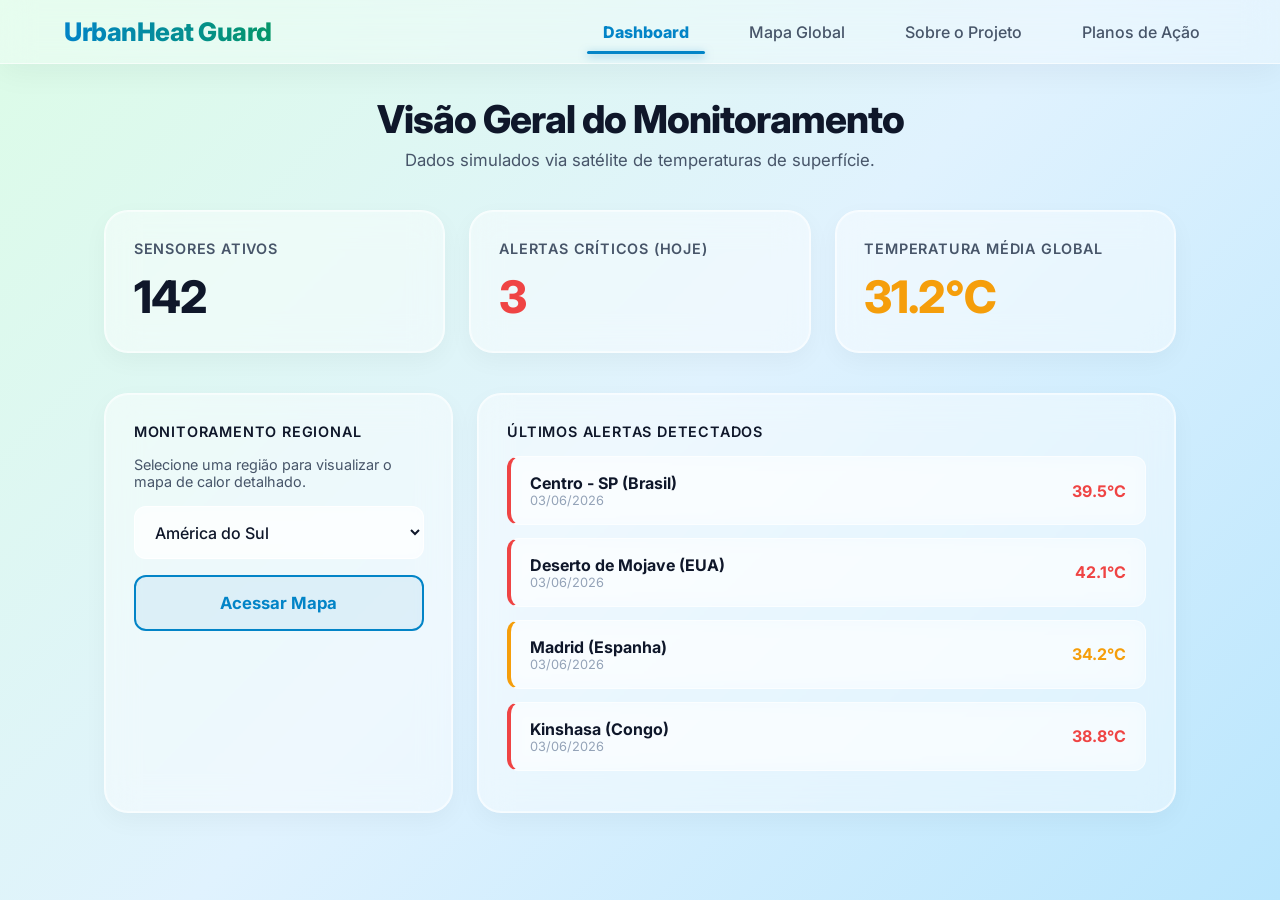
<file: web/index.html>
<!DOCTYPE html>
<html lang="pt-BR">
<head>
    <meta charset="UTF-8">
    <meta name="viewport" content="width=device-width, initial-scale=1.0">
    <title>UrbanHeat Guard | Dashboard</title>
    <link rel="stylesheet" href="style/global.css">
   <link rel="stylesheet" href="style/index.css">
</head>
<body>

<header>
    <h1>UrbanHeat Guard</h1>
    <nav>
        <a href="index.html" class="active">Dashboard</a>
        <a href="mapa.html">Mapa Global</a>
        <a href="sobre.html">Sobre o Projeto</a>
        <a href="acoes.html">Planos de Ação</a>
    </nav>
</header>

    <div class="container">
        <div class="dashboard-header">
            <h2>Visão Geral do Monitoramento</h2>
            <p>Dados simulados via satélite de temperaturas de superfície.</p>
        </div>

        <div class="grid-cards">
            <div class="card">
                <h3>Sensores Ativos</h3>
                <div class="valor">142</div>
            </div>
            <div class="card">
                <h3>Alertas Críticos (Hoje)</h3>
                <div class="valor critico" id="dado-criticos">0</div>
            </div>
            <div class="card">
                <h3>Temperatura Média Global</h3>
                <div class="valor atencao">31.2°C</div>
            </div>
        </div>

        <div class="grid-conteudo">
            <div class="card">
                <h3 style="color: var(--text-main); margin-bottom: 1rem;">Monitoramento Regional</h3>
                <p style="color: var(--text-muted); margin-bottom: 1rem; font-size: 0.9rem;">
                    Selecione uma região para visualizar o mapa de calor detalhado.
                </p>
                <div class="form-group">
                    <select name="regiao" id="regiao">
                        <option value="AS" selected>América do Sul</option>
                        <option value="AN">América do Norte</option>
                        <option value="EU">Europa</option>
                        <option value="AF">África</option>
                        <option value="AA">Ásia</option>
                        <option value="OC">Oceania</option>
                    </select>
                    <button id="botaoDePais">Acessar Mapa</button>
                </div>
            </div>

            <div class="card">
                <h3 style="color: var(--text-main); margin-bottom: 1rem;">Últimos Alertas Detectados</h3>
                <div id="lista-alertas">
                    </div>
            </div>
        </div>
    </div>

    <script src="script.js"></script>
</body>
</html>
</file>
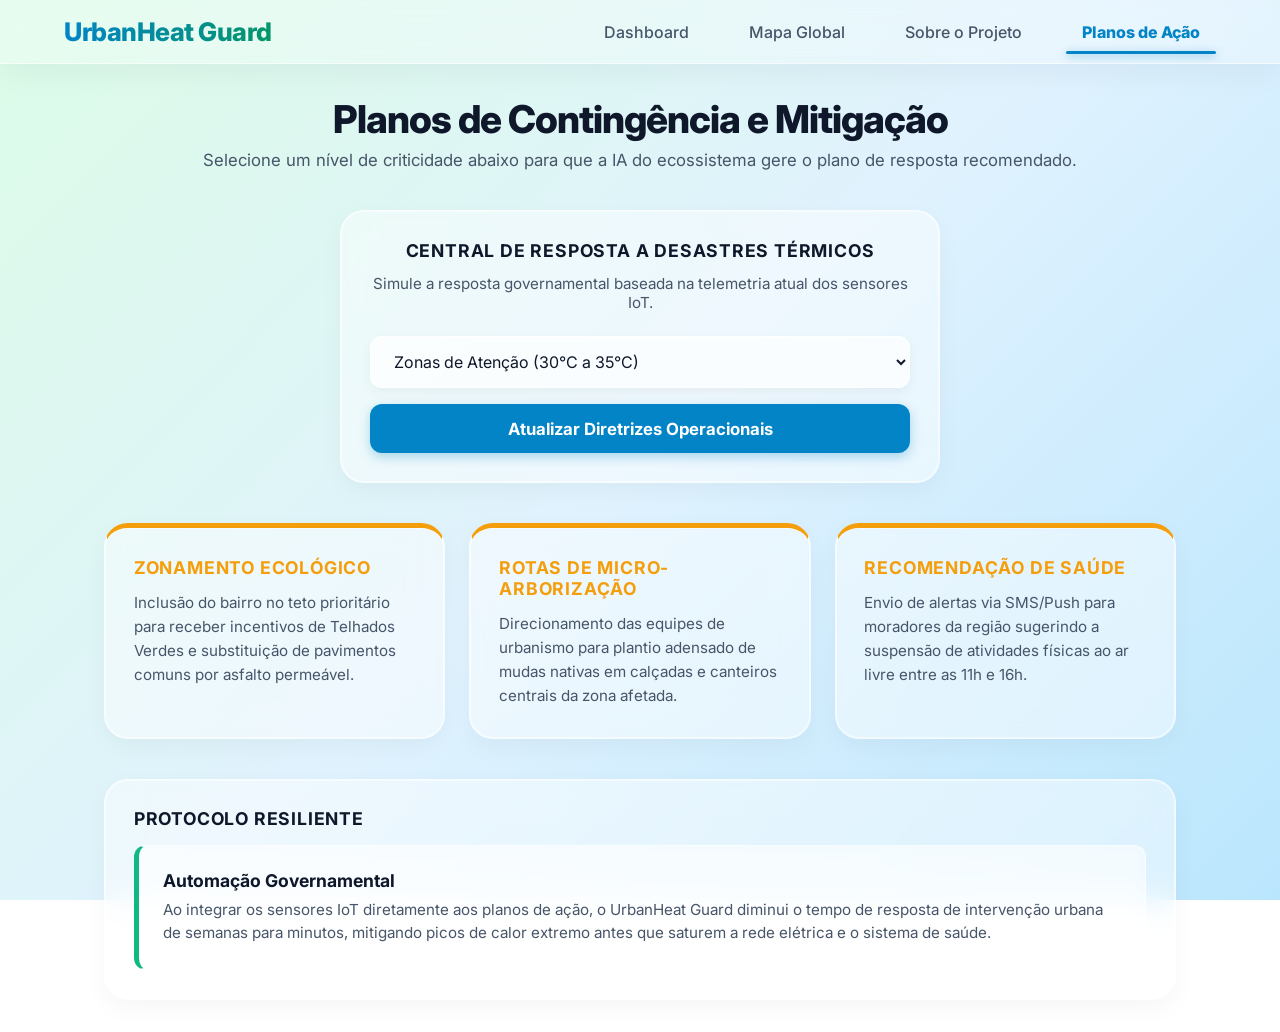
<file: web/acoes.html>
<!DOCTYPE html>
<html lang="pt-BR">
<head>
    <meta charset="UTF-8">
    <meta name="viewport" content="width=device-width, initial-scale=1.0">
    <title>UrbanHeat Guard | Planos de Ação</title>
    <link rel="stylesheet" href="style/global.css">
    <link rel="stylesheet" href="style/acoes.css">
</head>
<body>

    <header>
        <h1>UrbanHeat Guard</h1>
        <nav>
            <a href="index.html">Dashboard</a>
            <a href="mapa.html">Mapa Global</a>
            <a href="sobre.html">Sobre o Projeto</a>
            <a href="acoes.html" class="active">Planos de Ação</a>
        </nav>
    </header>

    <div class="container">
        <div class="dashboard-header">
            <h2>Planos de Contingência e Mitigação</h2>
            <p>Selecione um nível de criticidade abaixo para que a IA do ecossistema gere o plano de resposta recomendado.</p>
        </div>

        <div class="grid-conteudo-unico">
            <div class="card card-central">
                <h3>Central de Resposta a Desastres Térmicos</h3>
                <p class="instrucao">
                    Simule a resposta governamental baseada na telemetria atual dos sensores IoT.
                </p>
                <div class="form-group">
                    <select name="nivel-alerta" id="nivel-alerta">
                        <option value="critico">Zonas Críticas (Acima de 35°C)</option>
                        <option value="atencao" selected>Zonas de Atenção (30°C a 35°C)</option>
                        <option value="estavel">Zonas Estáveis (Abaixo de 30°C)</option>
                    </select>
                    <button id="btn-gerar-plano">Atualizar Diretrizes Operacionais</button>
                </div>
            </div>
        </div>

        <div class="grid-cards" id="container-planos">
            </div>

        <div class="card" style="margin-top: 2.5rem;">
            <h3 style="color: var(--text-main); margin-bottom: 1rem;">Protocolo Resiliente</h3>
            <div class="alerta-item-static">
                <div class="pilar-info">
                    <h4>Automação Governamental</h4>
                    <p>Ao integrar os sensores IoT diretamente aos planos de ação, o UrbanHeat Guard diminui o tempo de resposta de intervenção urbana de semanas para minutos, mitigando picos de calor extremo antes que saturem a rede elétrica e o sistema de saúde.</p>
                </div>
            </div>
        </div>
    </div>

    <script>
        const btn = document.getElementById('btn-gerar-plano');
        const select = document.getElementById('nivel-alerta');
        const container = document.getElementById('container-planos');

        // Banco de dados dos planos de ação baseado no nível selecionado
        const bancoPlanos = {
            critico: [
                {
                    titulo: "Refúgios Climáticos",
                    borda: "#ef4444",
                    texto: "Abertura imediata de prédios públicos climatizados e distribuição de água em pontos estratégicos para populações vulneráveis nas áreas mapeadas."
                },
                {
                    titulo: "Operação Água Urbana",
                    borda: "#ef4444",
                    texto: "Acionamento de caminhões-pipa para umedecimento de grandes vias asfálticas de alto tráfego, forçando a queda imediata da temperatura de superfície por evaporação."
                },
                {
                    titulo: "Alerta de Rede Elétrica",
                    borda: "#ef4444",
                    texto: "Disparo de notificação automática para as concessionárias de energia prevendo picos de sobrecarga devido ao uso em massa de ar-condicionado na região."
                }
            ],
            atencao: [
                {
                    titulo: "Zonamento Ecológico",
                    borda: "var(--warning-color)",
                    texto: "Inclusão do bairro no teto prioritário para receber incentivos de Telhados Verdes e substituição de pavimentos comuns por asfalto permeável."
                },
                {
                    titulo: "Rotas de Micro-Arborização",
                    borda: "var(--warning-color)",
                    texto: "Direcionamento das equipes de urbanismo para plantio adensado de mudas nativas em calçadas e canteiros centrais da zona afetada."
                },
                {
                    titulo: "Recomendação de Saúde",
                    borda: "var(--warning-color)",
                    texto: "Envio de alertas via SMS/Push para moradores da região sugerindo a suspensão de atividades físicas ao ar livre entre as 11h e 16h."
                }
            ],
            estavel: [
                {
                    titulo: "Manutenção Preventiva",
                    borda: "#10b981",
                    texto: "Monitoramento contínuo dos sensores de umidade do solo para garantir que a vegetação local continue saudável e cumprindo seu papel térmico."
                },
                {
                    titulo: "Preservação Ativa",
                    borda: "#10b981",
                    texto: "Manutenção do plano diretor atual, validando os índices de permeabilidade e evitando o adensamento construtivo predatório na região."
                },
                {
                    titulo: "Relatório de Linha de Base",
                    borda: "#10b981",
                    texto: "Armazenamento dos dados estáveis como histórico comparativo para auditorias climáticas futuras e estudos de impacto ambiental."
                }
            ]
        };

        function renderizarPlanos() {
            const nivel = select.value;
            const planos = bancoPlanos[nivel];
            
            // Limpa o container
            container.innerHTML = '';
            
            // Renderiza os 3 cards corretos com efeitos de fade sutil
            planos.forEach(plano => {
                const cardHTML = `
                    <div class="card" style="border-top: 5px solid ${plano.borda}; opacity: 0; transform: translateY(10px); transition: all 0.4s ease;">
                        <h3 style="color: ${plano.borda === 'var(--warning-color)' ? 'var(--warning-color)' : plano.borda}; font-weight: 700;">${plano.titulo}</h3>
                        <p class="text-acoes">${plano.texto}</p>
                    </div>
                `;
                container.insertAdjacentHTML('beforeend', cardHTML);
            });

            // Ativa a animação de entrada visual
            setTimeout(() => {
                const cards = container.querySelectorAll('.card');
                cards.forEach(card => {
                    card.style.opacity = '1';
                    card.style.transform = 'translateY(0)';
                });
            }, 50);
        }

        // Executa ao clicar e também ao carregar a página pela primeira vez
        btn.addEventListener('click', renderizarPlanos);
        window.addEventListener('DOMContentLoaded', renderizarPlanos);
    </script>
</body>
</html>
</file>
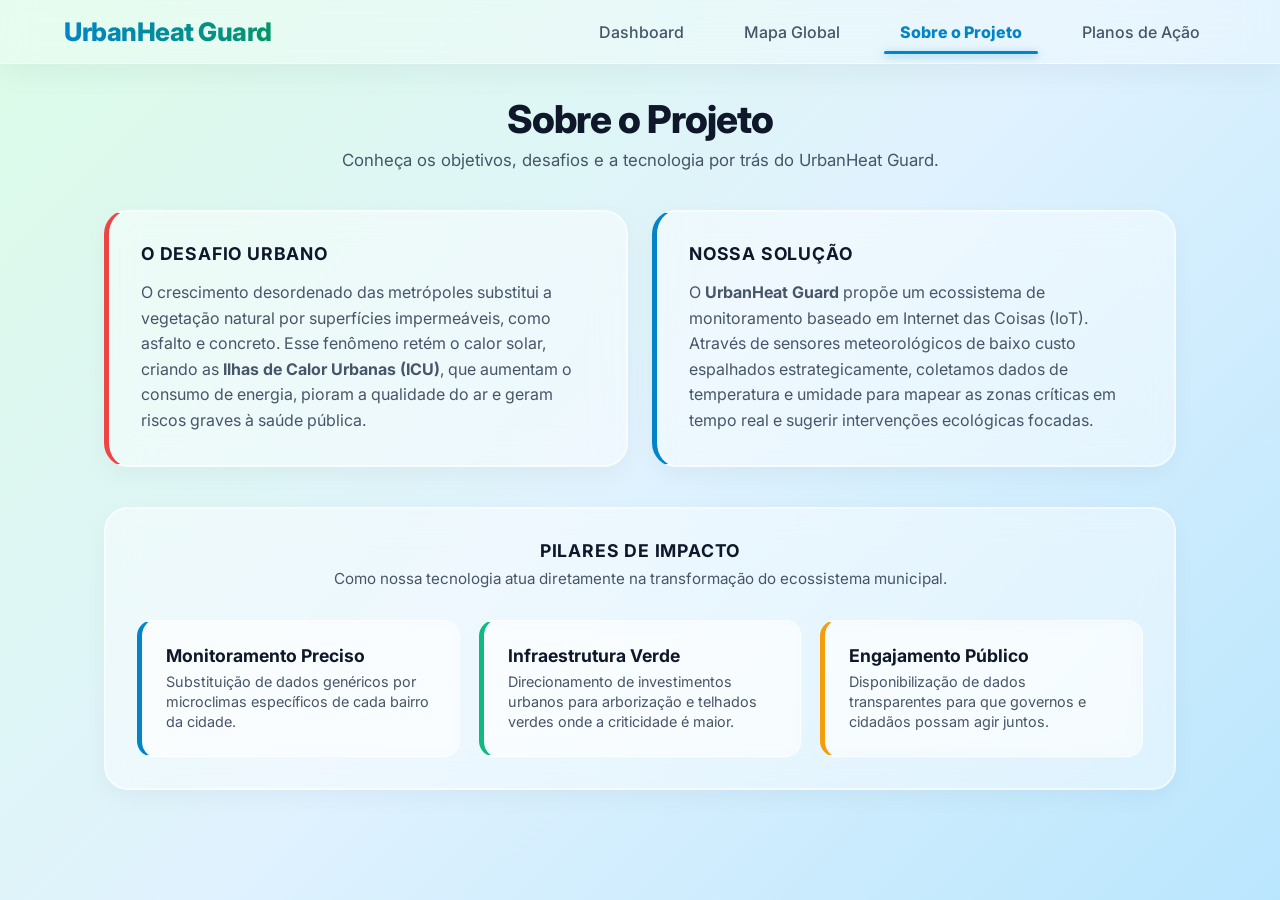
<file: web/sobre.html>
<!DOCTYPE html>
<html lang="pt-BR">
<head>
    <meta charset="UTF-8">
    <meta name="viewport" content="width=device-width, initial-scale=1.0">
    <title>UrbanHeat Guard | Sobre o Projeto</title>
    <link rel="stylesheet" href="style/global.css">
    <link rel="stylesheet" href="style/sobre.css">
</head>
<body>

    <header>
    <h1>UrbanHeat Guard</h1>
    <nav>
        <a href="index.html">Dashboard</a>
        <a href="mapa.html">Mapa Global</a>
        <a href="sobre.html" class="active">Sobre o Projeto</a>
        <a href="acoes.html">Planos de Ação</a>
    </nav>
</header>

    <div class="container">
        <div class="dashboard-header">
            <h2>Sobre o Projeto</h2>
            <p>Conheça os objetivos, desafios e a tecnologia por trás do UrbanHeat Guard.</p>
        </div>

        <div class="grid-conteudo-sobre">
            <div class="card card-desafio">
                <h3>O Desafio Urbano</h3>
                <p class="text-sobre">
                    O crescimento desordenado das metrópoles substitui a vegetação natural por superfícies impermeáveis, como asfalto e concreto. Esse fenômeno retém o calor solar, criando as <strong>Ilhas de Calor Urbanas (ICU)</strong>, que aumentam o consumo de energia, pioram a qualidade do ar e geram riscos graves à saúde pública.
                </p>
            </div>

            <div class="card card-solucao">
                <h3>Nossa Solução</h3>
                <p class="text-sobre">
                    O <strong>UrbanHeat Guard</strong> propõe um ecossistema de monitoramento baseado em Internet das Coisas (IoT). Através de sensores meteorológicos de baixo custo espalhados estrategicamente, coletamos dados de temperatura e umidade para mapear as zonas críticas em tempo real e sugerir intervenções ecológicas focadas.
                </p>
            </div>
        </div>

        <div class="card section-pilares">
            <h3 style="color: var(--text-main); margin-bottom: 0.5rem; text-align: center;">Pilares de Impacto</h3>
            <p style="color: var(--text-muted); margin-bottom: 2rem; font-size: 0.95rem; text-align: center;">
                Como nossa tecnologia atua diretamente na transformação do ecossistema municipal.
            </p>

            <div class="grid-pilares">
                <div class="alerta-item pilar-item-blue">
                    <div class="pilar-info">
                        <h4>Monitoramento Preciso</h4>
                        <p>Substituição de dados genéricos por microclimas específicos de cada bairro da cidade.</p>
                    </div>
                </div>

                <div class="alerta-item pilar-item-green">
                    <div class="pilar-info">
                        <h4>Infraestrutura Verde</h4>
                        <p>Direcionamento de investimentos urbanos para arborização e telhados verdes onde a criticidade é maior.</p>
                    </div>
                </div>

                <div class="col-full-mobile">
                    <div class="alerta-item pilar-item-warning">
                        <div class="pilar-info">
                            <h4>Engajamento Público</h4>
                            <p>Disponibilização de dados transparentes para que governos e cidadãos possam agir juntos.</p>
                        </div>
                    </div>
                </div>
            </div>
        </div>
    </div>

</body>
</html>
</file>
<file: web/style/global.css>
@import url('https://fonts.googleapis.com/css2?family=Inter:wght@400;500;600;800&display=swap');

/* Paleta Neo-Glassmorphism & Meio Ambiente */
:root {
    /* Gradiente mais suave e moderno (verde água para azul bebê) */
    --bg-gradient: linear-gradient(135deg, #dcfce7 0%, #e0f2fe 50%, #bae6fd 100%);
    
    /* Variáveis do Vidro (Frosted Glass) */
    --glass-bg: rgba(255, 255, 255, 0.45);
    --glass-border: rgba(255, 255, 255, 0.6);
    --glass-shadow: 0 8px 32px 0 rgba(15, 23, 42, 0.05);
    
    /* Cores de Texto e Alertas */
    --text-main: #0f172a;
    --text-muted: #475569;
    --primary-color: #0284c7;
    --danger-color: #ef4444;
    --warning-color: #f59e0b;
}

* {
    margin: 0;
    padding: 0;
    box-sizing: border-box;
    font-family: 'Inter', sans-serif;
}

body {
    background: var(--bg-gradient);
    background-attachment: fixed;
    color: var(--text-main);
    min-height: 100vh;
}

/* Cabeçalho de Vidro Moderno */
header {
    background: rgba(255, 255, 255, 0.3);
    backdrop-filter: blur(16px);
    -webkit-backdrop-filter: blur(16px);
    padding: 1rem 5%;
    display: flex;
    justify-content: space-between;
    align-items: center;
    border-bottom: 1px solid var(--glass-border);
    box-shadow: var(--glass-shadow);
}

header h1 {
    font-size: 1.6rem;
    font-weight: 800;
    letter-spacing: -0.5px;
    background: linear-gradient(90deg, #0284c7, #059669);
    -webkit-background-clip: text; 
    background-clip: text;        
    -webkit-text-fill-color: transparent;
}

nav a {
    color: var(--text-muted);
    text-decoration: none;
    margin-left: 1.5rem;
    font-weight: 500;
    padding: 0.5rem 1rem;
    border-radius: 20px;
    transition: all 0.3s ease;
}

nav a:hover {
    background: rgba(255, 255, 255, 0.5);
    color: var(--primary-color);
}

nav a.active {
    color: var(--primary-color, #0284c7);
    font-weight: 800;
    position: relative;
}

nav a.active::after {
    content: '';
    position: absolute;
    bottom: -4px;
    left: 0;
    width: 100%;
    height: 3px;
    background: var(--primary-color, #0284c7);
    border-radius: 4px;
    box-shadow: 0 2px 8px rgba(2, 132, 199, 0.5);
}
</file>
<file: web/style/index.css>
/* Layout Principal do Dashboard */
.container {
    padding: 2rem 5%;
    max-width: 1200px;
    margin: 0 auto;
}

.dashboard-header {
    margin-bottom: 2.5rem;
    text-align: center;
}

.dashboard-header h2 {
    font-size: 2.4rem;
    font-weight: 800;
    letter-spacing: -1px;
    color: var(--text-main);
    margin-bottom: 0.5rem;
}

.dashboard-header p {
    color: var(--text-muted);
    font-size: 1.05rem;
}

/* Cards com Neo-Glassmorphism */
.card {
    background: var(--glass-bg);
    backdrop-filter: blur(16px);
    -webkit-backdrop-filter: blur(16px);
    padding: 1.8rem;
    border-radius: 24px; /* Cantos mais suaves */
    box-shadow: var(--glass-shadow);
    /* Borda sutil + Inner Glow branco simulando reflexo no vidro */
    border: 1px solid var(--glass-border);
    box-shadow: inset 0 0 0 1px rgba(255, 255, 255, 0.5), 0 8px 24px rgba(0,0,0,0.04);
    transition: transform 0.3s ease, box-shadow 0.3s ease;
}

.card:hover {
    transform: translateY(-4px);
    box-shadow: inset 0 0 0 1px rgba(255, 255, 255, 0.8), 0 12px 32px rgba(0,0,0,0.08);
}

.grid-cards {
    display: grid;
    grid-template-columns: repeat(auto-fit, minmax(250px, 1fr));
    gap: 1.5rem;
    margin-bottom: 2.5rem;
}

.card h3 {
    font-size: 0.9rem;
    text-transform: uppercase;
    letter-spacing: 0.8px;
    color: var(--text-muted);
    margin-bottom: 0.8rem;
    font-weight: 600;
}

.card .valor {
    font-size: 2.8rem;
    font-weight: 800;
    letter-spacing: -1px;
}

.valor.critico { color: var(--danger-color); }
.valor.atencao { color: var(--warning-color); }

.grid-conteudo {
    display: grid;
    grid-template-columns: 1fr 2fr;
    gap: 1.5rem;
}

@media (max-width: 768px) {
    .grid-conteudo {
        grid-template-columns: 1fr;
    }
}

.form-group {
    display: flex;
    flex-direction: column;
    gap: 1rem;
    margin-top: 1rem;
}

/* Select mais limpo */
select {
    padding: 0.9rem 1rem;
    background-color: rgba(255, 255, 255, 0.6);
    backdrop-filter: blur(8px);
    color: var(--text-main);
    border: 1px solid rgba(255, 255, 255, 0.9);
    border-radius: 12px;
    font-size: 1rem;
    font-weight: 500;
    outline: none;
    transition: all 0.3s ease;
}

select:focus {
    background-color: rgba(255, 255, 255, 0.9);
    border-color: var(--primary-color);
    box-shadow: 0 0 0 3px rgba(2, 132, 199, 0.15);
}

/* ================================================== */
/* BOTÃO SOLICITADO (Fundo transparente, borda forte) */
/* ================================================== */
button {
    padding: 1rem;
    background: rgba(2, 132, 199, 0.1); /* Fundo semi-transparente do tom do azul */
    color: var(--primary-color); /* Texto azul */
    border: 2px solid var(--primary-color); /* Borda azul visível */
    border-radius: 12px;
    font-weight: 700;
    font-size: 1.05rem;
    cursor: pointer;
    backdrop-filter: blur(4px);
    transition: all 0.3s cubic-bezier(0.4, 0, 0.2, 1);
}

button:hover {
    background: rgba(2, 132, 199, 0.15);
    transform: translateY(-2px);
    box-shadow: 0 4px 12px rgba(2, 132, 199, 0.2);
}

button:active {
    transform: translateY(0);
}

/* Lista de Alertas Recentes */
#lista-alertas {
    margin-top: 1rem;
}

.alerta-item {
    background-color: rgba(255, 255, 255, 0.4);
    backdrop-filter: blur(8px);
    padding: 1rem 1.2rem;
    border-radius: 12px;
    margin-bottom: 0.8rem;
    display: flex;
    justify-content: space-between;
    align-items: center;
    border-left: 4px solid; 
    border-top: 1px solid rgba(255,255,255,0.6);
    border-right: 1px solid rgba(255,255,255,0.6);
    border-bottom: 1px solid rgba(255,255,255,0.6);
    transition: all 0.3s;
}

.alerta-item:hover {
    background-color: rgba(255, 255, 255, 0.7);
    transform: translateX(4px); /* Animação super sutil pro lado ao passar o mouse */
}
</file>
<file: web/style/acoes.css>
/* ==========================================================================
   Layout Dinâmico - Planos de Resposta Computada
   ========================================================================== */

.container {
    padding: 2rem 5%;
    max-width: 1200px;
    margin: 0 auto;
}

.dashboard-header {
    margin-bottom: 2.5rem;
    text-align: center;
}

.dashboard-header h2 {
    font-size: 2.4rem;
    font-weight: 800;
    letter-spacing: -1px;
    color: var(--text-main);
    margin-bottom: 0.5rem;
}

.dashboard-header p {
    color: var(--text-muted);
    font-size: 1.05rem;
}

/* Base de Vidro dos Cards */
.card {
    background: var(--glass-bg);
    backdrop-filter: blur(16px);
    -webkit-backdrop-filter: blur(16px);
    padding: 1.8rem;
    border-radius: 24px;
    border: 1px solid var(--glass-border);
    box-shadow: inset 0 0 0 1px rgba(255, 255, 255, 0.5), 0 8px 24px rgba(0,0,0,0.04);
}

/* Hover ativo apenas nos cards principais pós renderização */
.grid-cards .card {
    transition: transform 0.3s ease, box-shadow 0.3s ease, opacity 0.4s ease !important;
}

.grid-cards .card:hover {
    transform: translateY(-4px) !important;
    box-shadow: inset 0 0 0 1px rgba(255, 255, 255, 0.8), 0 12px 32px rgba(0,0,0,0.08) !important;
}

.grid-conteudo-unico {
    display: flex;
    justify-content: center;
    margin-bottom: 2.5rem;
}

.card-central {
    max-width: 600px;
    width: 100%;
    text-align: center;
}

.instrucao {
    color: var(--text-muted);
    margin-bottom: 1.5rem;
    font-size: 0.95rem;
}

.form-group {
    display: flex;
    flex-direction: column;
    gap: 1rem;
    margin-top: 1rem;
}

.grid-cards {
    display: grid;
    grid-template-columns: repeat(auto-fit, minmax(280px, 1fr));
    gap: 1.5rem;
    min-height: 200px; /* Evita que o layout pule ao trocar de opção */
}

.card h3 {
    font-size: 1.1rem;
    text-transform: uppercase;
    letter-spacing: 0.8px;
    color: var(--text-main);
    margin-bottom: 0.8rem;
    font-weight: 700;
}

.text-acoes {
    color: var(--text-muted);
    font-size: 0.95rem;
    line-height: 1.6;
    margin: 0;
}

.alerta-item-static {
    background-color: rgba(255, 255, 255, 0.4);
    backdrop-filter: blur(8px);
    padding: 1.5rem;
    border-radius: 12px;
    border-left: 5px solid #10b981; 
    border-top: 1px solid rgba(255,255,255,0.6);
    border-right: 1px solid rgba(255,255,255,0.6);
    border-bottom: 1px solid rgba(255,255,255,0.6);
}

.pilar-info h4 {
    font-size: 1.1rem;
    font-weight: 700;
    color: var(--text-main);
    margin-bottom: 0.5rem;
}

.pilar-info p {
    color: var(--text-muted);
    font-size: 0.95rem;
    line-height: 1.5;
    margin: 0;
}

/* ==========================================================================
   Estilização do Formulário (Select e Botão)
   ========================================================================== */

#nivel-alerta {
    width: 100%;
    padding: 0.9rem 1.2rem;
    font-size: 1rem;
    font-family: inherit;
    color: var(--text-main, #0f172a);
    background: rgba(255, 255, 255, 0.7);
    border: 1px solid rgba(255, 255, 255, 0.9);
    border-radius: 12px;
    outline: none;
    cursor: pointer;
    box-shadow: inset 0 2px 4px rgba(255,255,255,0.4), 0 4px 12px rgba(0,0,0,0.05);
    transition: all 0.3s ease;
}

/* Efeito ao clicar na caixa de seleção */
#nivel-alerta:focus {
    background: rgba(255, 255, 255, 0.95);
    border-color: var(--primary-color, #0284c7);
    box-shadow: 0 0 0 3px rgba(2, 132, 199, 0.2);
}

#btn-gerar-plano {
    width: 100%;
    padding: 0.9rem 1.2rem;
    font-size: 1.05rem;
    font-weight: 700;
    font-family: inherit;
    color: #ffffff;
    background: var(--primary-color, #0284c7);
    border: none;
    border-radius: 12px;
    cursor: pointer;
    box-shadow: 0 4px 12px rgba(2, 132, 199, 0.3);
    transition: all 0.3s ease;
}

/* Efeito de levitação e brilho ao passar o mouse */
#btn-gerar-plano:hover {
    transform: translateY(-2px);
    box-shadow: 0 6px 16px rgba(2, 132, 199, 0.4);
    filter: brightness(1.1);
}

/* Efeito de "aperto" ao clicar */
#btn-gerar-plano:active {
    transform: translateY(0);
    box-shadow: 0 2px 8px rgba(2, 132, 199, 0.3);
}
</file>
<file: web/style/sobre.css>
/* ==========================================================================
   Layout Adaptado do Dashboard - Neo-Glassmorphism
   ========================================================================== */

.container {
    padding: 2rem 5%;
    max-width: 1200px;
    margin: 0 auto;
}

.dashboard-header {
    margin-bottom: 2.5rem;
    text-align: center;
}

.dashboard-header h2 {
    font-size: 2.4rem;
    font-weight: 800;
    letter-spacing: -1px;
    color: var(--text-main);
    margin-bottom: 0.5rem;
}

.dashboard-header p {
    color: var(--text-muted);
    font-size: 1.05rem;
}

/* Reutilização dos Cards de Vidro */
.card {
    background: var(--glass-bg);
    backdrop-filter: blur(16px);
    -webkit-backdrop-filter: blur(16px);
    padding: 2rem;
    border-radius: 24px;
    border: 1px solid var(--glass-border);
    box-shadow: inset 0 0 0 1px rgba(255, 255, 255, 0.5), 0 8px 24px rgba(0,0,0,0.04);
    transition: transform 0.3s ease, box-shadow 0.3s ease;
}

.card:hover {
    transform: translateY(-4px);
    box-shadow: inset 0 0 0 1px rgba(255, 255, 255, 0.8), 0 12px 32px rgba(0,0,0,0.08);
}

.card h3 {
    font-size: 1.1rem;
    text-transform: uppercase;
    letter-spacing: 0.8px;
    color: var(--text-main);
    margin-bottom: 1rem;
    font-weight: 700;
}

/* Grid Customizado para a seção do Desafio e Solução */
.grid-conteudo-sobre {
    display: grid;
    grid-template-columns: 1fr 1fr;
    gap: 1.5rem;
    margin-bottom: 2.5rem;
}

.text-sobre {
    color: var(--text-muted);
    line-height: 1.6;
    font-size: 1rem;
}

/* Customização das bordas dos Cards principais */
.card-desafio {
    border-left: 5px solid var(--danger-color);
}

.card-solucao {
    border-left: 5px solid var(--primary-color);
}

/* Container de Pilares Inferior */
.section-pilares {
    margin-bottom: 2.5rem;
}

.grid-pilares {
    display: grid;
    grid-template-columns: repeat(auto-fit, minmax(300px, 1fr));
    gap: 1.2rem;
}

/* Reutilização do layout .alerta-item do Dashboard */
.alerta-item {
    background-color: rgba(255, 255, 255, 0.4);
    backdrop-filter: blur(8px);
    padding: 1.5rem;
    border-radius: 16px;
    display: flex;
    flex-direction: column;
    align-items: flex-start;
    border-top: 1px solid rgba(255,255,255,0.6);
    border-right: 1px solid rgba(255,255,255,0.6);
    border-bottom: 1px solid rgba(255,255,255,0.6);
    transition: all 0.3s;
}

.alerta-item:hover {
    background-color: rgba(255, 255, 255, 0.7);
    transform: translateX(4px);
}

/* Cores das bordas laterais baseadas nos alertas */
.pilar-item-blue { border-left: 5px solid var(--primary-color); }
.pilar-item-green { border-left: 5px solid #10b981; }
.pilar-item-warning { border-left: 5px solid var(--warning-color); }

.pilar-info h4 {
    font-size: 1.1rem;
    font-weight: 700;
    color: var(--text-main);
    margin-bottom: 0.4rem;
}

.pilar-info p {
    color: var(--text-muted);
    font-size: 0.9rem;
    line-height: 1.4;
    margin: 0;
}

/* Responsividade Básica */
@media (max-width: 768px) {
    .grid-conteudo-sobre {
        grid-template-columns: 1fr;
    }
}
</file>
